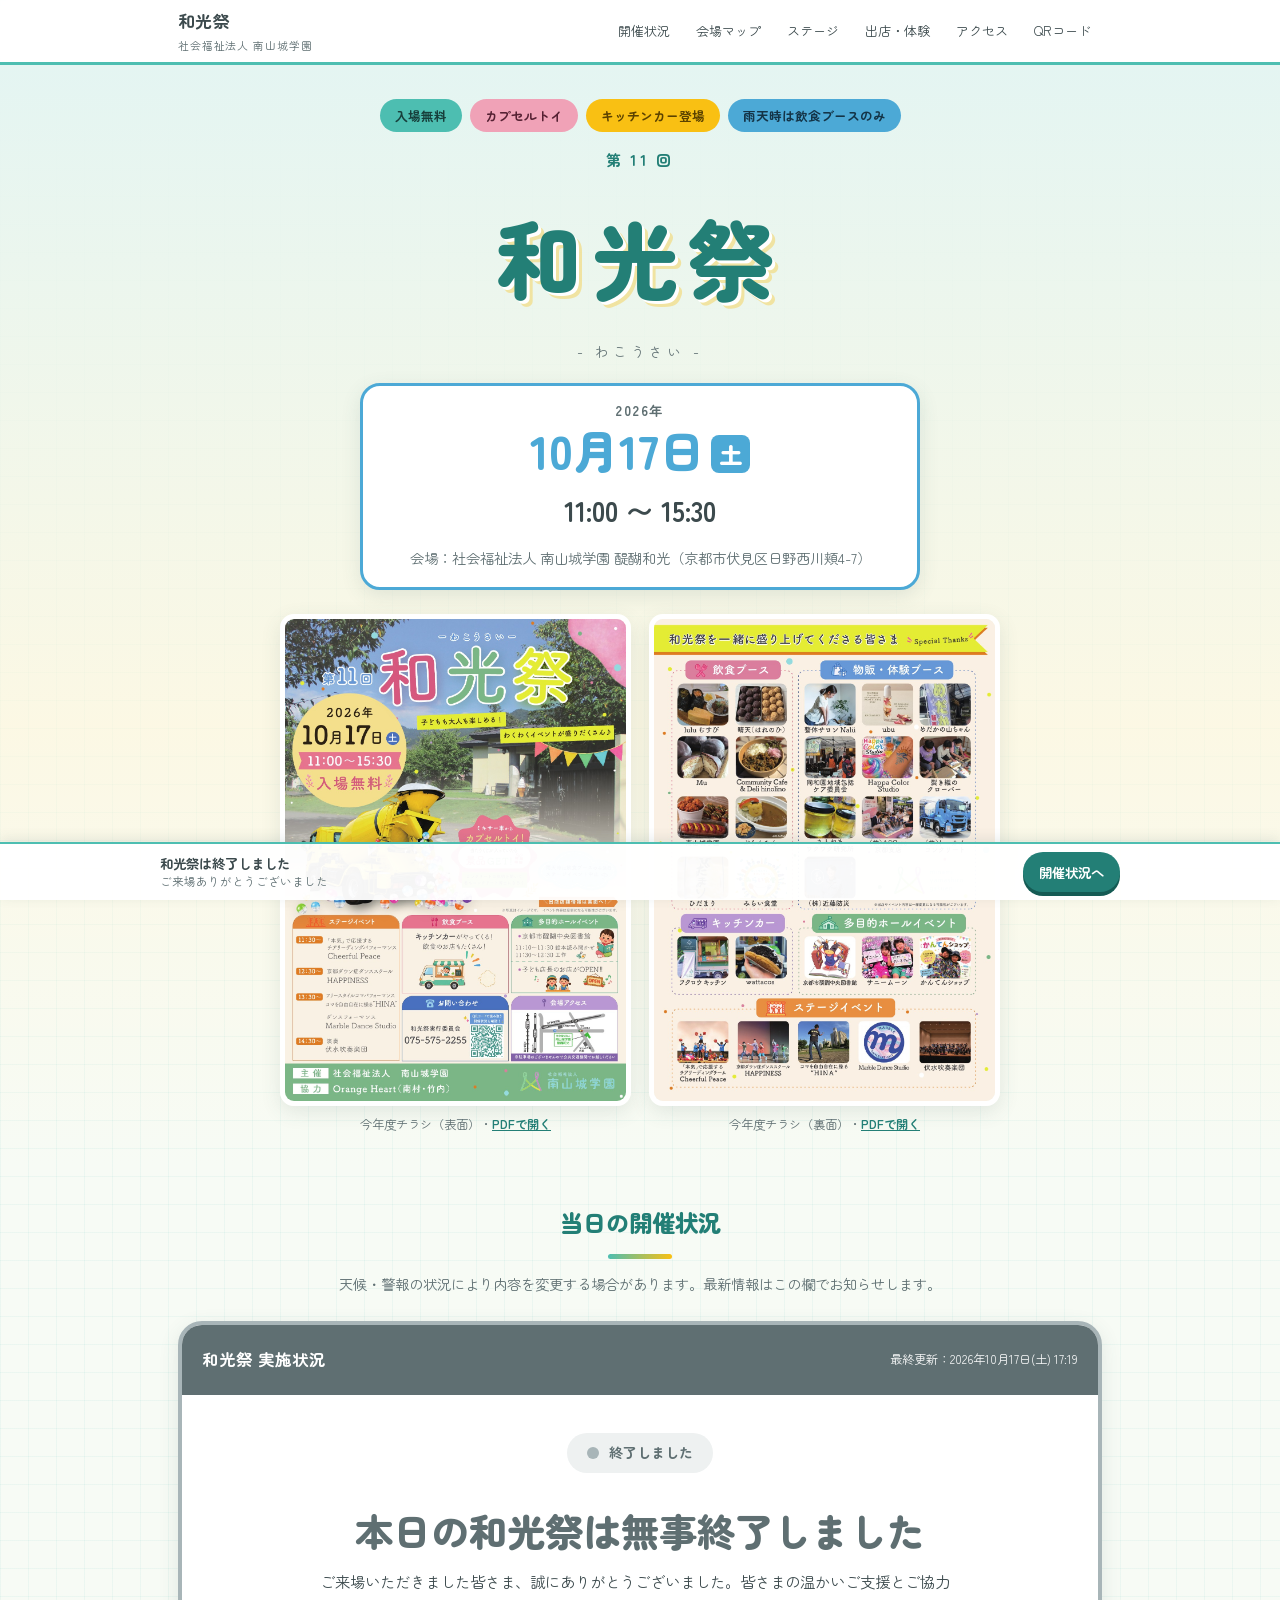
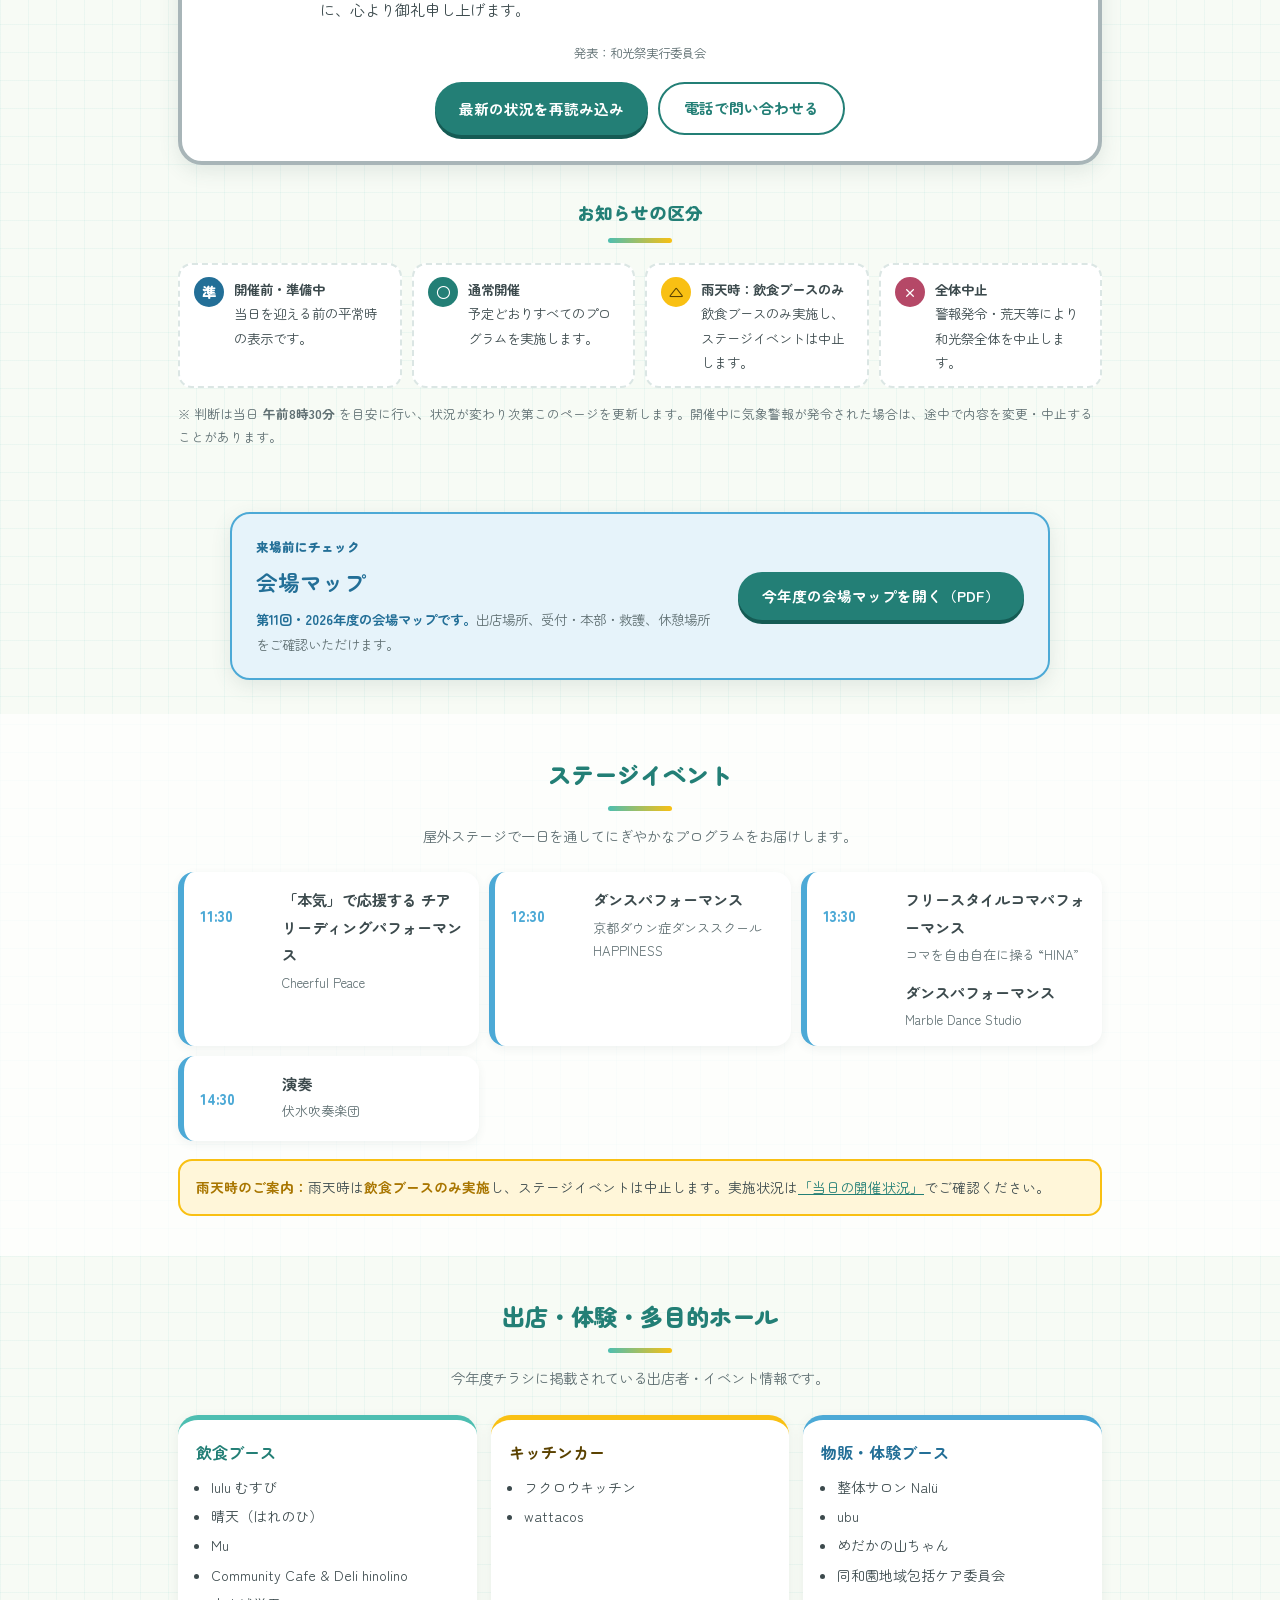
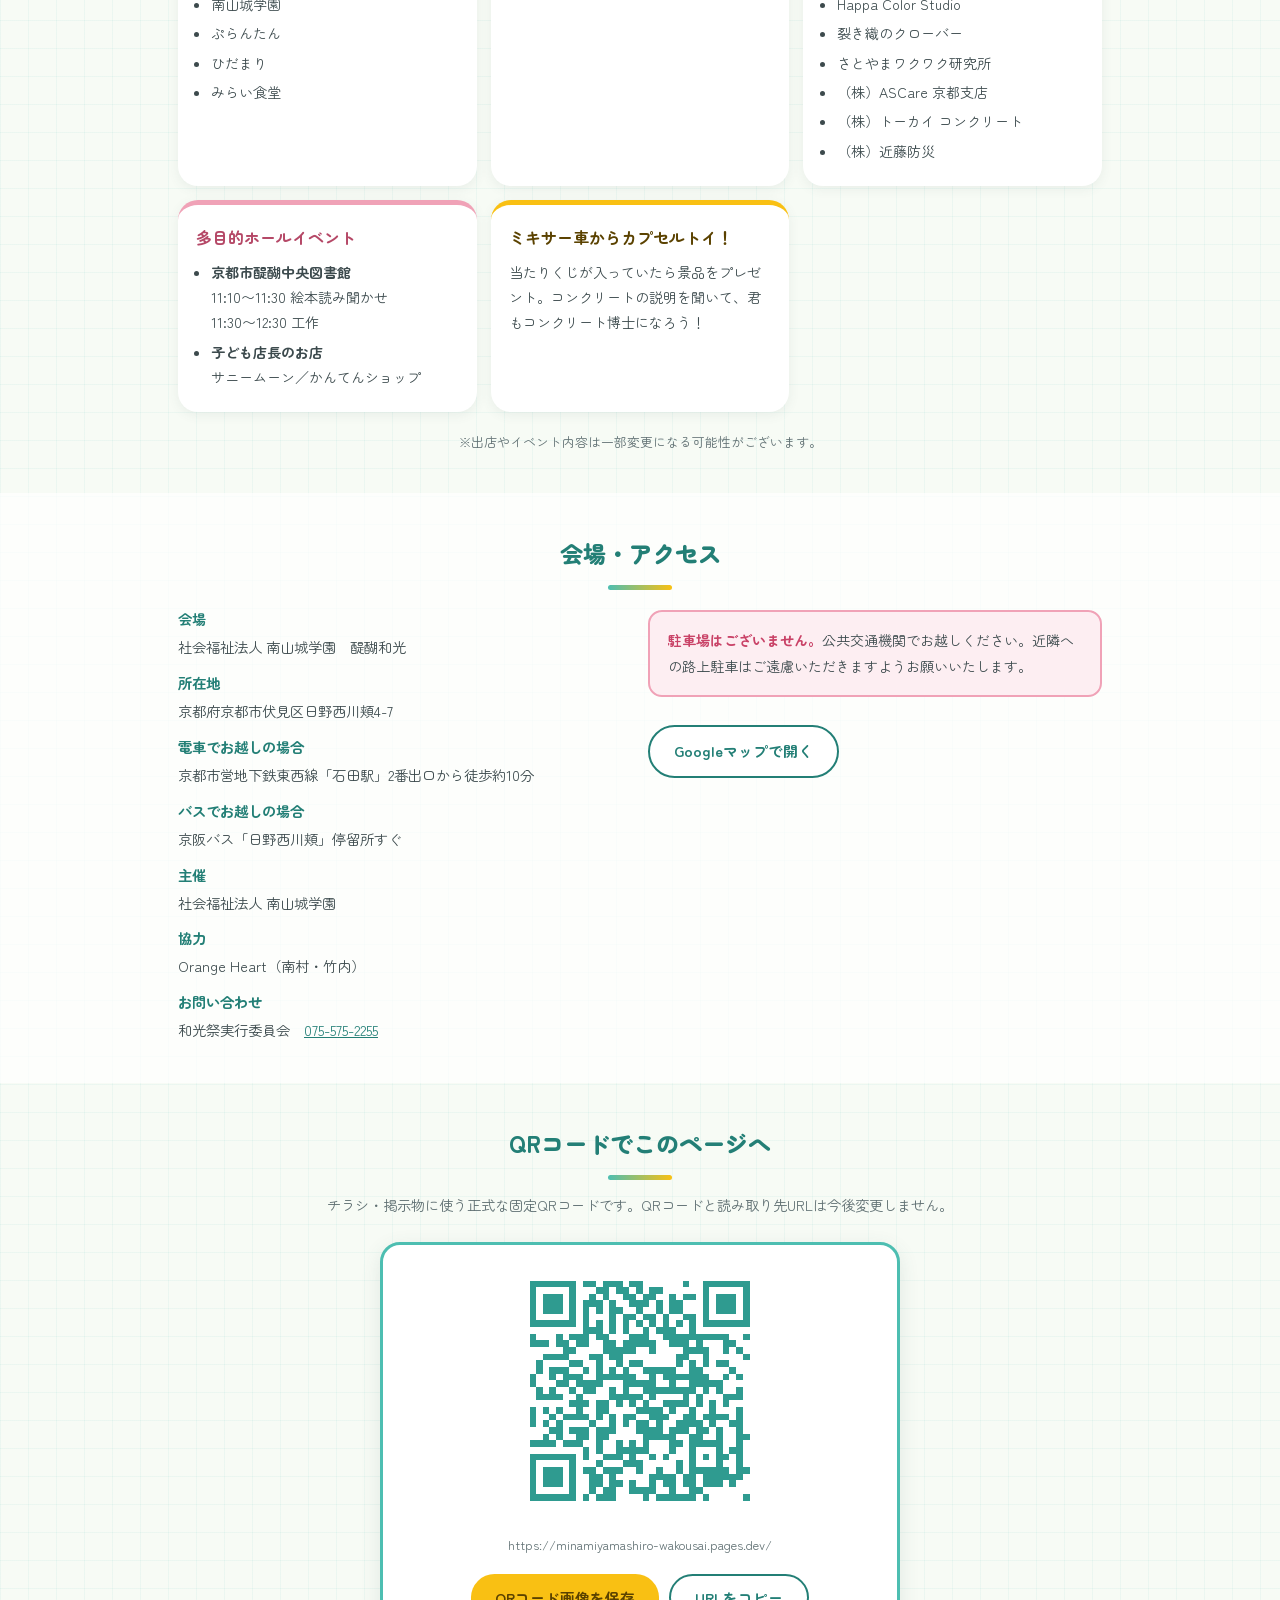
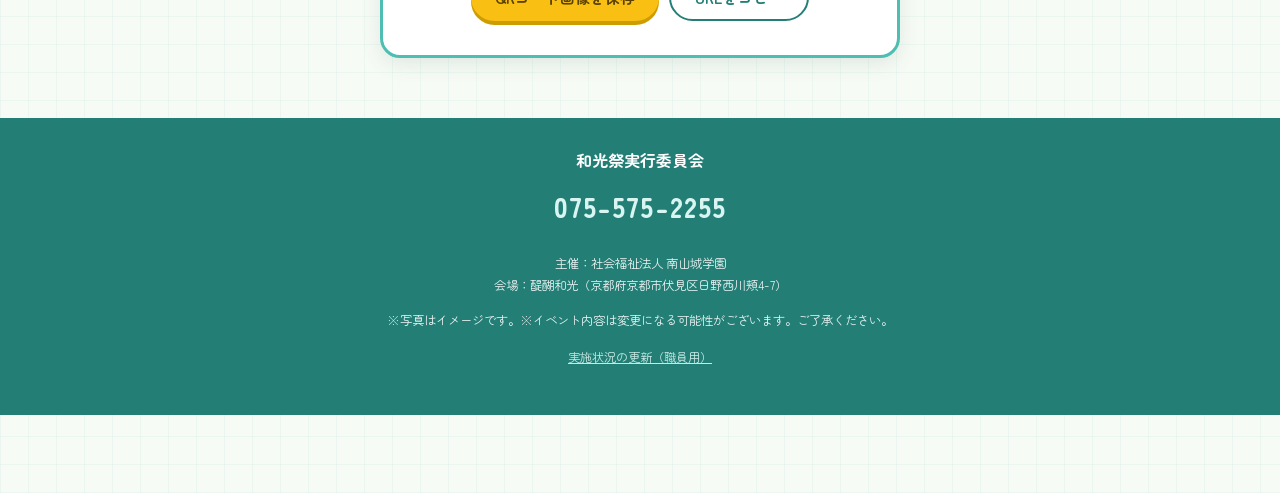
<file: index.html>
<!DOCTYPE html>
<html lang="ja">
<head>
<meta charset="UTF-8">
<meta name="viewport" content="width=device-width, initial-scale=1">
<title>第11回 和光祭（わこうさい）｜社会福祉法人 南山城学園</title>
<meta name="description" content="社会福祉法人 南山城学園「第11回 和光祭」公式ページ。2026年10月17日（土）11:00〜15:30開催。開催当日の実施状況も随時お知らせします。">
<meta property="og:title" content="第11回 和光祭｜社会福祉法人 南山城学園">
<meta property="og:description" content="2026年10月17日（土）11:00〜15:30開催。当日の開催状況も随時お知らせします。">
<meta property="og:type" content="website">
<link rel="preconnect" href="https://fonts.googleapis.com">
<link rel="preconnect" href="https://fonts.gstatic.com" crossorigin>
<link href="https://fonts.googleapis.com/css2?family=Zen+Maru+Gothic:wght@400;700;900&display=swap" rel="stylesheet">
<link rel="stylesheet" href="css/style.css">
</head>
<body class="has-sticky">

<a class="skip-link" href="#status-section">開催状況の案内へ移動</a>

<header class="site-header" id="site-header">
  <div class="container header-inner">
    <p class="site-title">
      和光祭 <small>社会福祉法人 南山城学園</small>
    </p>
    <nav class="header-nav" id="header-nav" aria-label="ページ内リンク">
      <ul>
        <li><a href="#status-section">開催状況</a></li>
        <li><a href="#map-section">会場マップ</a></li>
        <li><a href="#stage-section">ステージ</a></li>
        <li><a href="#booth-section">出店・体験</a></li>
        <li><a href="#access-section">アクセス</a></li>
        <li><a href="#qr-section">QRコード</a></li>
      </ul>
    </nav>
  </div>
</header>

<main>

  <!-- ===== ヒーロー ===== -->
  <section class="hero" id="hero-section">
    <div class="container">
      <div class="hero-badges">
        <span class="badge">入場無料</span>
        <span class="badge badge-pink">カプセルトイ</span>
        <span class="badge badge-yellow">キッチンカー登場</span>
        <span class="badge badge-blue">雨天時は飲食ブースのみ</span>
      </div>
      <p class="hero-lead">第 11 回</p>
      <h1 class="hero-title">和光祭</h1>
      <p class="hero-title-en">- わこうさい -</p>

      <div class="hero-datebox">
        <p class="hero-date">
          <span class="year">2026年</span>
          10月17日<span class="dow">土</span>
        </p>
        <p class="hero-time">11:00 〜 15:30</p>
        <p class="hero-place">会場：社会福祉法人 南山城学園 醍醐和光（京都市伏見区日野西川頬4-7）</p>
      </div>

      <div class="flyer-gallery" aria-label="2026年 第11回和光祭チラシ">
        <figure class="hero-flyer">
          <a class="flyer-preview" href="assets/flyer/wakousai-flyer-front.pdf" target="_blank" rel="noopener">
            <img src="images/wakousai-flyer.jpg" width="1191" height="1684" decoding="async" alt="2026年10月17日開催、第11回和光祭の今年度チラシ表面">
          </a>
          <figcaption>今年度チラシ（表面）・<a href="assets/flyer/wakousai-flyer-front.pdf" target="_blank" rel="noopener">PDFで開く</a></figcaption>
        </figure>
        <figure class="hero-flyer">
          <a class="flyer-preview" href="assets/flyer/wakousai-flyer-back.pdf" target="_blank" rel="noopener">
            <img src="images/wakousai-flyer-back.jpg" width="1191" height="1684" loading="lazy" decoding="async" alt="第11回和光祭の今年度チラシ裏面。出店者と出演者の一覧">
          </a>
          <figcaption>今年度チラシ（裏面）・<a href="assets/flyer/wakousai-flyer-back.pdf" target="_blank" rel="noopener">PDFで開く</a></figcaption>
        </figure>
      </div>
    </div>
  </section>

  <!-- ===== 開催状況（メイン機能） ===== -->
  <section class="status-section" id="status-section">
    <div class="container">
      <h2 class="section-title">当日の開催状況</h2>
      <p class="section-lead">天候・警報の状況により内容を変更する場合があります。最新情報はこの欄でお知らせします。</p>

      <article class="status-card is-before" id="status-card" aria-live="polite" aria-atomic="true">
        <div class="status-card-head">
          <h2 id="status-card-title">和光祭 実施状況</h2>
          <p class="status-updated" id="status-updated">読み込み中…</p>
        </div>
        <div class="status-card-body">
          <p class="status-signal" id="status-signal">
            <span class="dot" aria-hidden="true"></span>
            <span id="status-label">情報を取得しています</span>
          </p>
          <h3 class="status-headline" id="status-headline">読み込み中です</h3>
          <div class="status-detail" id="status-detail">
            <p>最新の開催状況を取得しています。しばらくお待ちください。</p>
          </div>
          <p class="status-meta" id="status-meta"></p>
          <div class="status-actions">
            <button type="button" class="btn" id="reload-status-btn">最新の状況を再読み込み</button>
            <a class="btn btn-outline" href="tel:0755752255">電話で問い合わせる</a>
          </div>
        </div>
      </article>

      <h3 class="section-title" style="font-size:1.1rem;margin-top:32px;">お知らせの区分</h3>
      <ul class="status-legend">
        <li>
          <span class="legend-mark m-before" aria-hidden="true">準</span>
          <span><span class="legend-title">開催前・準備中</span>当日を迎える前の平常時の表示です。</span>
        </li>
        <li>
          <span class="legend-mark m-open" aria-hidden="true">○</span>
          <span><span class="legend-title">通常開催</span>予定どおりすべてのプログラムを実施します。</span>
        </li>
        <li>
          <span class="legend-mark m-stage" aria-hidden="true">△</span>
          <span><span class="legend-title">雨天時：飲食ブースのみ</span>飲食ブースのみ実施し、ステージイベントは中止します。</span>
        </li>
        <li>
          <span class="legend-mark m-cancel" aria-hidden="true">×</span>
          <span><span class="legend-title">全体中止</span>警報発令・荒天等により和光祭全体を中止します。</span>
        </li>
      </ul>
      <p class="status-note">※ 判断は当日 <strong>午前8時30分</strong> を目安に行い、状況が変わり次第このページを更新します。開催中に気象警報が発令された場合は、途中で内容を変更・中止することがあります。</p>
    </div>
  </section>

  <!-- ===== 会場マップ ===== -->
  <section class="section venue-map-section" id="map-section" aria-labelledby="venue-map-title">
    <div class="container">
      <div class="venue-map-card">
        <div class="venue-map-copy">
          <p class="venue-map-kicker">来場前にチェック</p>
          <h2 id="venue-map-title">会場マップ</h2>
          <p id="venue-map-note"><strong>第11回・2026年度の会場マップです。</strong>出店場所、受付・本部・救護、休憩場所をご確認いただけます。</p>
        </div>
        <a class="btn" href="assets/maps/wakousai-venue-map.pdf?v=20261001" target="_blank" rel="noopener" aria-describedby="venue-map-note">今年度の会場マップを開く（PDF）</a>
      </div>
    </div>
  </section>

  <!-- ===== ステージ ===== -->
  <section class="section section-alt" id="stage-section">
    <div class="container">
      <h2 class="section-title">ステージイベント</h2>
      <p class="section-lead">屋外ステージで一日を通してにぎやかなプログラムをお届けします。</p>

      <div class="timetable">
        <div class="tt-item">
          <p class="tt-time"><time datetime="2026-10-17T11:30">11:30</time></p>
          <div class="tt-body">
            <h3>「本気」で応援する チアリーディングパフォーマンス</h3>
            <p>Cheerful Peace</p>
          </div>
        </div>
        <div class="tt-item">
          <p class="tt-time"><time datetime="2026-10-17T12:30">12:30</time></p>
          <div class="tt-body">
            <h3>ダンスパフォーマンス</h3>
            <p>京都ダウン症ダンススクール HAPPINESS</p>
          </div>
        </div>
        <div class="tt-item">
          <p class="tt-time"><time datetime="2026-10-17T13:30">13:30</time></p>
          <div class="tt-body">
            <h3>フリースタイルコマパフォーマンス</h3>
            <p>コマを自由自在に操る “HINA”</p>
            <h3 class="tt-next-act">ダンスパフォーマンス</h3>
            <p>Marble Dance Studio</p>
          </div>
        </div>
        <div class="tt-item">
          <p class="tt-time"><time datetime="2026-10-17T14:30">14:30</time></p>
          <div class="tt-body">
            <h3>演奏</h3>
            <p>伏水吹奏楽団</p>
          </div>
        </div>
      </div>

      <p class="stage-caution">
        <strong>雨天時のご案内：</strong>雨天時は<strong>飲食ブースのみ実施</strong>し、ステージイベントは中止します。実施状況は<a href="#status-section">「当日の開催状況」</a>でご確認ください。
      </p>
    </div>
  </section>

  <!-- ===== 出店・体験 ===== -->
  <section class="section" id="booth-section">
    <div class="container">
      <h2 class="section-title">出店・体験・多目的ホール</h2>
      <p class="section-lead">今年度チラシに掲載されている出店者・イベント情報です。</p>

      <div class="card-grid">
        <div class="info-card">
          <h3>飲食ブース</h3>
          <ul>
            <li>lulu むすび</li>
            <li>晴天（はれのひ）</li>
            <li>Mu</li>
            <li>Community Cafe &amp; Deli hinolino</li>
            <li>南山城学園</li>
            <li>ぷらんたん</li>
            <li>ひだまり</li>
            <li>みらい食堂</li>
          </ul>
        </div>

        <div class="info-card c-yellow">
          <h3>キッチンカー</h3>
          <ul>
            <li>フクロウキッチン</li>
            <li>wattacos</li>
          </ul>
        </div>

        <div class="info-card c-blue">
          <h3>物販・体験ブース</h3>
          <ul>
            <li>整体サロン Nalü</li>
            <li>ubu</li>
            <li>めだかの山ちゃん</li>
            <li>同和園地域包括ケア委員会</li>
            <li>Happa Color Studio</li>
            <li>裂き織のクローバー</li>
            <li>さとやまワクワク研究所</li>
            <li>（株）ASCare 京都支店</li>
            <li>（株）トーカイ コンクリート</li>
            <li>（株）近藤防災</li>
          </ul>
        </div>

        <div class="info-card c-pink">
          <h3>多目的ホールイベント</h3>
          <ul>
            <li><strong>京都市醍醐中央図書館</strong><br><time datetime="2026-10-17T11:10">11:10</time>〜<time datetime="2026-10-17T11:30">11:30</time> 絵本読み聞かせ<br><time datetime="2026-10-17T11:30">11:30</time>〜<time datetime="2026-10-17T12:30">12:30</time> 工作</li>
            <li><strong>子ども店長のお店</strong><br>サニームーン／かんてんショップ</li>
          </ul>
        </div>

        <div class="info-card c-yellow">
          <h3>ミキサー車からカプセルトイ！</h3>
          <p>当たりくじが入っていたら景品をプレゼント。コンクリートの説明を聞いて、君もコンクリート博士になろう！</p>
        </div>
      </div>
      <p class="content-note">※出店やイベント内容は一部変更になる可能性がございます。</p>
    </div>
  </section>

  <!-- ===== アクセス ===== -->
  <section class="section section-alt" id="access-section">
    <div class="container">
      <h2 class="section-title">会場・アクセス</h2>
      <div class="access-box">
        <div>
          <dl class="dl-plain">
            <dt>会場</dt>
            <dd>社会福祉法人 南山城学園　醍醐和光</dd>
            <dt>所在地</dt>
            <dd>京都府京都市伏見区日野西川頬4-7</dd>
            <dt>電車でお越しの場合</dt>
            <dd>京都市営地下鉄東西線「石田駅」2番出口から徒歩約10分</dd>
            <dt>バスでお越しの場合</dt>
            <dd>京阪バス「日野西川頬」停留所すぐ</dd>
            <dt>主催</dt>
            <dd>社会福祉法人 南山城学園</dd>
            <dt>協力</dt>
            <dd>Orange Heart（南村・竹内）</dd>
            <dt>お問い合わせ</dt>
            <dd>和光祭実行委員会　<a href="tel:0755752255">075-575-2255</a></dd>
          </dl>
        </div>
        <div class="access-guides">
          <p class="access-note">
            <strong>駐車場はございません。</strong>公共交通機関でお越しください。近隣への路上駐車はご遠慮いただきますようお願いいたします。
          </p>
          <p class="access-actions">
            <a class="btn btn-outline" href="https://www.google.com/maps/search/?api=1&amp;query=京都府京都市伏見区日野西川頬4-7" target="_blank" rel="noopener">Googleマップで開く</a>
          </p>
        </div>
      </div>
    </div>
  </section>

  <!-- ===== QRコード ===== -->
  <section class="qr-section" id="qr-section">
    <div class="container">
      <h2 class="section-title">QRコードでこのページへ</h2>
      <p class="section-lead">チラシ・掲示物に使う正式な固定QRコードです。QRコードと読み取り先URLは今後変更しません。</p>
      <div class="qr-card">
        <div id="qr-canvas-wrap">
          <img src="images/minamiyamashiro-wakousai-qr.png" width="220" height="220" alt="和光祭の正式公開URLを示す固定QRコード">
        </div>
        <p class="qr-url" id="qr-url"></p>
        <div class="status-actions">
          <button type="button" class="btn btn-yellow" id="qr-download-btn">QRコード画像を保存</button>
          <button type="button" class="btn btn-outline" id="qr-copy-btn">URLをコピー</button>
        </div>
        <p class="form-hint" id="qr-message" style="margin-top:10px;"></p>
      </div>
    </div>
  </section>

</main>

<footer class="site-footer">
  <div class="container">
    <p style="margin:0;font-weight:700;">和光祭実行委員会</p>
    <a class="footer-tel" href="tel:0755752255">075-575-2255</a>
    <p class="footer-small">主催：社会福祉法人 南山城学園<br>会場：醍醐和光（京都府京都市伏見区日野西川頬4-7）</p>
    <p class="footer-small">※写真はイメージです。※イベント内容は変更になる可能性がございます。ご了承ください。</p>
    <p class="footer-small" style="margin-top:14px;"><a href="admin.html">実施状況の更新（職員用）</a></p>
  </div>
</footer>

<!-- 追従バナー -->
<div class="sticky-cta" id="sticky-cta">
  <div class="sticky-cta-inner">
    <p class="sticky-cta-text" id="sticky-cta-text">
      開催状況を確認する
      <span id="sticky-cta-sub">最新情報をチェック</span>
    </p>
    <a class="btn" href="#status-section">開催状況へ</a>
  </div>
</div>

<script src="js/config.js"></script>
<script src="js/status-source.js"></script>
<script src="js/status.js"></script>
<script src="js/qr.js"></script>
</body>
</html>
</file>
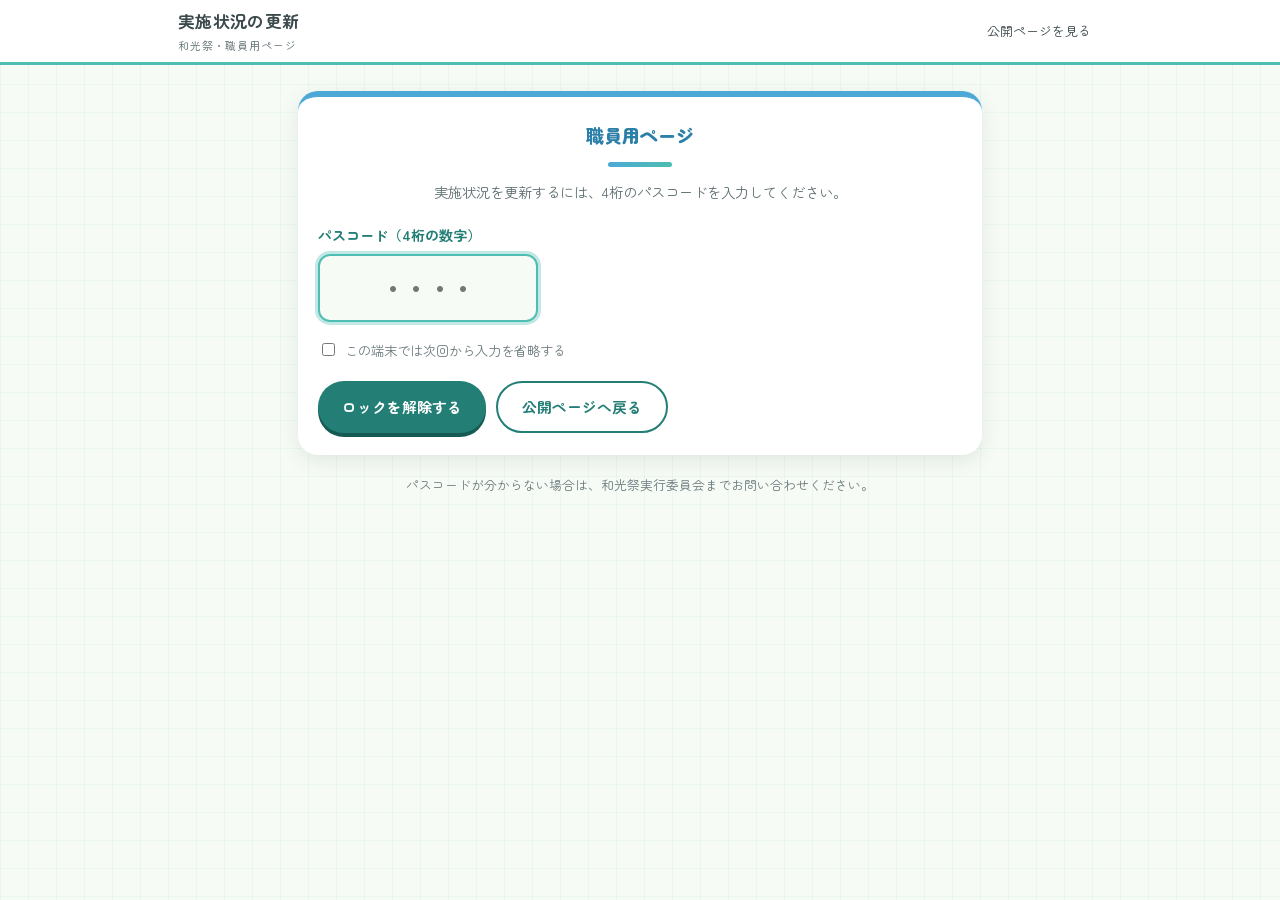
<file: admin.html>
<!DOCTYPE html>
<html lang="ja">
<head>
<meta charset="UTF-8">
<meta name="viewport" content="width=device-width, initial-scale=1">
<title>実施状況の更新（職員用）｜和光祭</title>
<meta name="robots" content="noindex, nofollow">
<link rel="preconnect" href="https://fonts.googleapis.com">
<link rel="preconnect" href="https://fonts.gstatic.com" crossorigin>
<link href="https://fonts.googleapis.com/css2?family=Zen+Maru+Gothic:wght@400;700;900&display=swap" rel="stylesheet">
<link rel="stylesheet" href="css/style.css">
</head>
<body>

<header class="site-header">
  <div class="container header-inner">
    <p class="site-title">実施状況の更新 <small>和光祭・職員用ページ</small></p>
    <nav class="header-nav" aria-label="ナビゲーション">
      <ul><li><a href="index.html">公開ページを見る</a></li></ul>
    </nav>
  </div>
</header>

<!-- ===== パスコード入力（未認証時に表示） ===== -->
<div class="admin-wrap" id="lock-screen">
  <section class="admin-card" id="lock-section">
    <h2 class="section-title" style="font-size:1.15rem;">職員用ページ</h2>
    <p class="section-lead" style="margin-bottom:18px;">実施状況を更新するには、4桁のパスコードを入力してください。</p>

    <form id="lock-form" novalidate>
      <div class="form-row">
        <label for="passcode-input">パスコード（4桁の数字）</label>
        <input type="password" id="passcode-input" name="passcode"
               inputmode="numeric" autocomplete="off" maxlength="4"
               pattern="[0-9]*" placeholder="••••"
               class="passcode-field" required>
      </div>
      <div class="form-row" style="margin-bottom:8px;">
        <label style="font-weight:400;font-size:.84rem;color:#6b7a7d;">
          <input type="checkbox" id="remember-check" style="width:auto;margin-right:6px;">
          この端末では次回から入力を省略する
        </label>
      </div>
      <div class="status-actions" style="justify-content:flex-start;">
        <button type="submit" class="btn" id="unlock-btn">ロックを解除する</button>
        <a class="btn btn-outline" href="index.html">公開ページへ戻る</a>
      </div>
      <p class="admin-message" id="lock-message" role="status"></p>
    </form>
  </section>

  <p style="text-align:center;font-size:.8rem;color:#6b7a7d;">
    パスコードが分からない場合は、和光祭実行委員会までお問い合わせください。
  </p>
</div>

<main class="admin-wrap" id="admin-main" hidden>

  <section class="admin-card" id="current-section">
    <h2 class="section-title" style="font-size:1.15rem;">いま公開されている内容</h2>
    <article class="status-card is-before" id="status-card" style="box-shadow:none;">
      <div class="status-card-head">
        <h3 id="status-card-title" style="margin:0;font-size:.95rem;">現在の表示</h3>
        <p class="status-updated" id="status-updated">読み込み中…</p>
      </div>
      <div class="status-card-body" style="padding:18px 16px;">
        <p class="status-signal" id="status-signal">
          <span class="dot" aria-hidden="true"></span>
          <span id="status-label">取得中</span>
        </p>
        <h4 class="status-headline" id="status-headline" style="font-size:1.3rem;">読み込み中です</h4>
        <div class="status-detail" id="status-detail"></div>
        <p class="status-meta" id="status-meta"></p>
      </div>
    </article>
    <div class="status-actions">
      <button type="button" class="btn btn-outline" id="reload-status-btn">再読み込み</button>
    </div>
  </section>

  <!-- GitHub運用（status.txt）時に表示される案内 -->
  <section class="admin-card" id="file-section" hidden>
    <h2 class="section-title" style="font-size:1.15rem;">実施状況を更新する</h2>
    <p class="section-lead" style="margin-bottom:18px;">
      このサイトは <strong>status.txt</strong> というファイルから実施状況を読み取っています。<br>
      下のボタンからGitHubを開き、<strong>「区分:」と「更新日時:」の右側を書き換える</strong>と公開ページに反映されます。
    </p>

    <div class="status-actions" style="justify-content:flex-start;margin-bottom:12px;">
      <a class="btn" id="open-github-btn" href="https://github.com/" target="_blank" rel="noopener">GitHubで status.txt を編集する</a>
      <button type="button" class="btn btn-outline" id="file-reload-btn">反映を確認する</button>
    </div>

    <p class="access-note" id="github-url-hint" style="margin-bottom:18px;font-size:.84rem;" hidden>
      <strong>ワンタップで開けるようにするには：</strong>
      <code>js/config.js</code> の <code>GITHUB_EDIT_URL</code> に、ご自身のリポジトリのURLを
      1行書き入れてください（形式：<code>https://github.com/ユーザー名/リポジトリ名/edit/main/status.txt</code>）。
      未設定でもサイトは正常に動きます。
    </p>

    <h3 style="font-size:.95rem;color:var(--green-dark);margin:0 0 8px;">「区分:」に書く言葉</h3>
    <ul class="sheet-word-list">
      <li><code>通常開催</code><span>予定どおりすべて実施</span></li>
      <li><code>ステージ中止</code><span>雨天時は飲食ブースのみ開催</span></li>
      <li><code>全体中止</code><span>警報発令などですべて中止</span></li>
      <li><code>開催前</code><span>当日を迎える前の表示</span></li>
      <li><code>終了</code><span>閉幕後の表示</span></li>
    </ul>

    <h3 style="font-size:.95rem;color:var(--green-dark);margin:18px 0 8px;">GitHubでの操作手順</h3>
    <ol class="step-list">
      <li>上のボタンを押してGitHubを開く（ログインが必要です）</li>
      <li><code>区分: 開催前</code> の「開催前」を書き換える</li>
      <li><code>更新日時:</code> に現在の日時を入力する（例：<code>2026/10/17 8:30</code>）</li>
      <li>右上の緑のボタン <strong>Commit changes</strong> を押す</li>
      <li>もう一度 <strong>Commit changes</strong> を押して確定</li>
      <li>1〜2分待ってから「反映を確認する」を押す</li>
    </ol>
    <p class="form-hint">
      見出しと本文を空欄にしておけば、区分に合った文章が自動で表示されます。<br>
      <code>#</code> で始まる行はメモ扱いです。消さずに残してください。
    </p>
  </section>

  <!-- スプレッドシート運用時に表示される案内 -->
  <section class="admin-card" id="sheet-section" hidden>
    <h2 class="section-title" style="font-size:1.15rem;">実施状況を更新する</h2>
    <p class="section-lead" style="margin-bottom:18px;">
      このサイトは<strong>Googleスプレッドシート</strong>から実施状況を読み取っています。<br>
      下のボタンからシートを開き、<strong>「区分」のセルを書き換える</strong>と公開ページに反映されます。
    </p>

    <div class="status-actions" style="justify-content:flex-start;margin-bottom:18px;">
      <a class="btn" id="open-sheet-btn" href="#" target="_blank" rel="noopener">スプレッドシートを開いて更新する</a>
      <button type="button" class="btn btn-outline" id="sheet-reload-btn">反映を確認する</button>
    </div>

    <h3 style="font-size:.95rem;color:#2f9b90;margin:0 0 8px;">「区分」に書く言葉</h3>
    <ul class="sheet-word-list">
      <li><code>通常開催</code><span>予定どおりすべて実施</span></li>
      <li><code>ステージ中止</code><span>雨天時は飲食ブースのみ開催</span></li>
      <li><code>全体中止</code><span>警報発令などですべて中止</span></li>
      <li><code>開催前</code><span>当日を迎える前の表示</span></li>
      <li><code>終了</code><span>閉幕後の表示</span></li>
    </ul>
    <p class="form-hint">見出しと本文を空欄にしておけば、区分に合った文章が自動で表示されます。</p>
  </section>

  <section class="admin-card" id="update-section">
    <h2 class="section-title" style="font-size:1.15rem;">実施状況を更新する</h2>
    <p class="section-lead" style="margin-bottom:18px;">下のボタンで定型文を呼び出し、必要に応じて文章を直してから「この内容で公開する」を押してください。</p>

    <div class="form-row">
      <label for="preset-area">かんたん入力（定型文）</label>
      <div class="preset-buttons" id="preset-area">
        <button type="button" data-preset="open">○ 通常開催</button>
        <button type="button" data-preset="stage_cancel">△ 雨天・飲食のみ</button>
        <button type="button" data-preset="cancel">× 警報で全体中止</button>
        <button type="button" data-preset="before">準 開催前・準備中</button>
        <button type="button" data-preset="ended">終 終了しました</button>
      </div>
    </div>

    <form id="status-form" novalidate>
      <div class="form-row">
        <label for="status-code-select">実施状況の区分 <span aria-hidden="true">＊</span></label>
        <select id="status-code-select" name="status_code" required>
          <option value="before">開催前・準備中</option>
          <option value="open">通常開催</option>
          <option value="stage_cancel">雨天時（飲食ブースのみ開催）</option>
          <option value="cancel">全体中止（警報発令など）</option>
          <option value="ended">終了しました</option>
        </select>
      </div>

      <div class="form-row">
        <label for="headline-input">見出し（大きく表示されます） <span aria-hidden="true">＊</span></label>
        <input type="text" id="headline-input" name="headline" maxlength="60" required
               placeholder="例：雨天のため飲食ブースのみ開催します">
        <p class="form-hint">30文字程度までが読みやすいです。</p>
      </div>

      <div class="form-row">
        <label for="detail-input">来場者へのご案内本文</label>
        <textarea id="detail-input" name="detail" maxlength="800"
                  placeholder="例：雨天のため飲食ブースのみ実施し、ステージイベントは中止いたします。"></textarea>
        <p class="form-hint">改行するとそのまま段落として表示されます。</p>
      </div>

      <div class="form-row">
        <label for="updated-by-input">更新担当者・発表者名</label>
        <input type="text" id="updated-by-input" name="updated_by" maxlength="40"
               value="和光祭実行委員会" placeholder="例：和光祭実行委員会">
      </div>

      <div class="status-actions" style="justify-content:flex-start;">
        <button type="submit" class="btn" id="submit-btn">この内容で公開する</button>
        <button type="reset" class="btn btn-outline" id="reset-btn">入力をクリア</button>
      </div>

      <p class="admin-message" id="admin-message" role="status"></p>
    </form>
  </section>

  <section class="admin-card" id="history-section">
    <h2 class="section-title" style="font-size:1.15rem;">更新履歴</h2>
    <ul class="history-list" id="history-list">
      <li>読み込み中…</li>
    </ul>
  </section>

  <div class="status-actions" style="margin-bottom:14px;">
    <button type="button" class="btn btn-outline" id="lock-again-btn">ロックする（ログアウト）</button>
  </div>

  <p style="text-align:center;font-size:.8rem;color:#6b7a7d;">
    このページは職員用の簡易更新画面です。パスコードとURLの取り扱いにご注意ください。
  </p>

</main>

<script src="js/config.js"></script>
<script src="js/status-source.js"></script>
<script src="js/auth.js"></script>
<script src="js/admin.js"></script>
</body>
</html>
</file>
<file: css/style.css>
@charset "UTF-8";

/* ===============================
   南山城学園 和光祭 LP
   イメージカラー
   green  : #4DBEB1
   yellow : #F9C013
   blue   : #4CA9D6
   pink   : #F0A2B7
   =============================== */

:root {
  --green: #4dbeb1;
  --green-dark: #237f76;
  --green-pale: #e4f5f2;
  --yellow: #f9c013;
  --yellow-pale: #fff6d9;
  --blue: #4ca9d6;
  --blue-pale: #e6f3fa;
  --pink: #f0a2b7;
  --pink-pale: #fdeef2;
  --ink: #3c4a4d;
  --blue-dark: #236f97;
  --pink-dark: #b54867;
  --yellow-ink: #5b4200;
  --ink-soft: #5f6f72;
  --paper: #f7fbf5;
  --white: #ffffff;
  --radius: 20px;
  --shadow: 0 6px 20px rgba(60, 90, 90, 0.12);
}

* { box-sizing: border-box; }

html {
  scroll-behavior: smooth;
  scroll-padding-top: 76px;
}

body {
  margin: 0;
  font-family: "Zen Maru Gothic", "Hiragino Maru Gothic ProN", "Yu Gothic", sans-serif;
  color: var(--ink);
  background-color: var(--paper);
  background-image:
    linear-gradient(rgba(77, 190, 177, 0.07) 1px, transparent 1px),
    linear-gradient(90deg, rgba(77, 190, 177, 0.07) 1px, transparent 1px);
  background-size: 28px 28px;
  line-height: 1.8;
  font-size: 16px;
  -webkit-text-size-adjust: 100%;
}

img { max-width: 100%; height: auto; display: block; }

a { color: var(--green-dark); }

a:focus-visible,
button:focus-visible {
  outline: 3px solid #765500;
  outline-offset: 3px;
}

.container {
  width: 100%;
  max-width: 960px;
  margin: 0 auto;
  padding: 0 18px;
}

/* ---------- ヘッダー ---------- */
.site-header {
  position: sticky;
  top: 0;
  z-index: 50;
  background: rgba(255, 255, 255, 0.94);
  backdrop-filter: blur(6px);
  border-bottom: 3px solid var(--green);
}

.header-inner {
  display: flex;
  align-items: center;
  justify-content: space-between;
  gap: 12px;
  min-height: 62px;
}

.site-title {
  margin: 0;
  font-size: 1.05rem;
  font-weight: 700;
  letter-spacing: .02em;
}

.site-title small {
  display: block;
  font-size: .68rem;
  font-weight: 400;
  color: var(--ink-soft);
  letter-spacing: .08em;
}

.header-nav ul {
  display: flex;
  gap: 4px;
  margin: 0;
  padding: 0;
  list-style: none;
  flex-wrap: wrap;
}

.header-nav a {
  display: block;
  padding: 6px 11px;
  font-size: .82rem;
  text-decoration: none;
  color: var(--ink);
  border-radius: 999px;
  transition: background-color .2s;
}

.header-nav a:hover,
.header-nav a:focus { background: var(--green-pale); }

/* ---------- ヒーロー ---------- */
.hero {
  position: relative;
  padding: 34px 0 30px;
  background: linear-gradient(180deg, var(--green-pale) 0%, rgba(255, 246, 217, .6) 60%, transparent 100%);
  overflow: hidden;
}

.hero-badges {
  display: flex;
  justify-content: center;
  gap: 8px;
  flex-wrap: wrap;
  margin-bottom: 14px;
}

.badge {
  display: inline-block;
  padding: 5px 15px;
  border-radius: 999px;
  font-size: .8rem;
  font-weight: 700;
  color: #173f3b;
  background: var(--green);
}

.badge.badge-pink { background: var(--pink); color: #552133; }
.badge.badge-yellow { background: var(--yellow); color: var(--yellow-ink); }
.badge.badge-blue { background: var(--blue); color: #143447; }

.hero-lead {
  margin: 0 0 6px;
  text-align: center;
  font-size: .95rem;
  color: var(--green-dark);
  font-weight: 700;
  letter-spacing: .18em;
}

.hero-title {
  margin: 0 0 4px;
  text-align: center;
  font-size: clamp(3rem, 15vw, 5.4rem);
  font-weight: 900;
  letter-spacing: .12em;
  color: var(--green-dark);
  text-shadow: 3px 3px 0 var(--white), 6px 6px 0 rgba(249, 192, 19, .35);
}

.hero-title-en {
  margin: 0 0 20px;
  text-align: center;
  font-size: .85rem;
  letter-spacing: .3em;
  color: var(--ink-soft);
}

.hero-datebox {
  max-width: 560px;
  margin: 0 auto;
  padding: 16px 18px;
  background: var(--white);
  border: 3px solid var(--blue);
  border-radius: var(--radius);
  box-shadow: var(--shadow);
  text-align: center;
}

.hero-date {
  margin: 0;
  font-size: clamp(1.9rem, 8vw, 2.9rem);
  font-weight: 900;
  color: var(--blue);
  line-height: 1.3;
}

.hero-date .year {
  display: block;
  font-size: .85rem;
  letter-spacing: .12em;
  color: var(--ink-soft);
  font-weight: 700;
}

.hero-date .dow {
  font-size: .5em;
  vertical-align: .25em;
  padding: 2px 8px;
  margin-left: 6px;
  border-radius: 8px;
  background: var(--blue);
  color: var(--white);
}

.hero-time {
  margin: 6px 0 0;
  font-size: clamp(1.2rem, 5.5vw, 1.7rem);
  font-weight: 700;
  color: var(--ink);
}

.hero-place {
  margin: 10px 0 0;
  font-size: .9rem;
  color: var(--ink-soft);
}

.flyer-gallery {
  display: grid;
  grid-template-columns: repeat(2, minmax(0, 1fr));
  gap: 18px;
  max-width: 720px;
  margin: 24px auto 0;
  align-items: start;
}

.hero-flyer {
  min-width: 0;
  margin: 0;
}

.flyer-preview {
  display: block;
  border-radius: 14px;
  text-decoration: none;
}

.hero-flyer img {
  width: 100%;
  border-radius: 14px;
  border: 5px solid var(--white);
  box-shadow: var(--shadow);
  transition: transform .2s, box-shadow .2s;
}

.flyer-preview:hover img,
.flyer-preview:focus-visible img {
  transform: translateY(-2px);
  box-shadow: 0 10px 26px rgba(60, 90, 90, .18);
}

.hero-flyer figcaption {
  margin-top: 8px;
  text-align: center;
  font-size: .76rem;
  color: var(--ink-soft);
}

.hero-flyer figcaption a { font-weight: 700; }

/* ---------- 開催状況（メイン機能） ---------- */
.status-section {
  padding: 36px 0 40px;
}

.status-card {
  position: relative;
  border-radius: 24px;
  background: var(--white);
  border: 4px solid var(--green);
  box-shadow: var(--shadow);
  overflow: hidden;
  transition: border-color .3s;
}

.status-card-head {
  display: flex;
  align-items: center;
  justify-content: space-between;
  gap: 10px;
  flex-wrap: wrap;
  padding: 12px 20px;
  background: var(--green-dark);
  color: var(--white);
}

.status-card-head h2 {
  margin: 0;
  font-size: 1.02rem;
  font-weight: 700;
  letter-spacing: .05em;
}

.status-updated {
  font-size: .76rem;
  opacity: .95;
}

.status-card-body {
  padding: 24px 20px 26px;
  text-align: center;
}

.status-signal {
  display: inline-flex;
  align-items: center;
  gap: 10px;
  padding: 7px 20px;
  border-radius: 999px;
  font-size: .88rem;
  font-weight: 700;
  background: var(--green-pale);
  color: var(--green-dark);
}

.status-signal .dot {
  width: 12px;
  height: 12px;
  border-radius: 50%;
  background: var(--green);
  animation: pulse 1.8s infinite;
}

@keyframes pulse {
  0%, 100% { transform: scale(1); opacity: 1; }
  50% { transform: scale(1.35); opacity: .5; }
}

.status-headline {
  margin: 16px 0 10px;
  font-size: clamp(1.5rem, 7vw, 2.4rem);
  font-weight: 900;
  line-height: 1.45;
  color: var(--green-dark);
}

.status-detail {
  margin: 0 auto;
  max-width: 640px;
  font-size: .96rem;
  text-align: left;
  color: var(--ink);
}

.status-detail p { margin: 0 0 .6em; }

.status-meta {
  margin: 18px 0 0;
  font-size: .78rem;
  color: var(--ink-soft);
}

.status-actions {
  display: flex;
  justify-content: center;
  gap: 10px;
  flex-wrap: wrap;
  margin-top: 18px;
}

.btn {
  display: inline-block;
  padding: 11px 24px;
  border: none;
  border-radius: 999px;
  font-family: inherit;
  font-size: .92rem;
  font-weight: 700;
  text-decoration: none;
  cursor: pointer;
  background: var(--green-dark);
  color: var(--white);
  box-shadow: 0 4px 0 #155b54;
  transition: transform .12s, box-shadow .12s;
}

.btn:active { transform: translateY(3px); box-shadow: 0 1px 0 #155b54; }
.btn-outline {
  background: var(--white);
  color: var(--green-dark);
  border: 2px solid var(--green-dark);
  box-shadow: none;
}
.btn-yellow { background: var(--yellow); color: var(--yellow-ink); box-shadow: 0 4px 0 #cf9c00; }
.btn-yellow:active { box-shadow: 0 1px 0 #cf9c00; }

/* 状況テーマ */
.status-card.is-open { border-color: var(--green); }
.status-card.is-open .status-card-head { background: var(--green-dark); }

.status-card.is-before { border-color: var(--blue); }
.status-card.is-before .status-card-head { background: var(--blue-dark); }
.status-card.is-before .status-headline { color: var(--blue-dark); }
.status-card.is-before .status-signal { background: var(--blue-pale); color: var(--blue-dark); }
.status-card.is-before .status-signal .dot { background: var(--blue); }

.status-card.is-stage_cancel { border-color: var(--yellow); }
.status-card.is-stage_cancel .status-card-head { background: var(--yellow); color: var(--yellow-ink); }
.status-card.is-stage_cancel .status-headline { color: var(--yellow-ink); }
.status-card.is-stage_cancel .status-signal { background: var(--yellow-pale); color: #8a6200; }
.status-card.is-stage_cancel .status-signal .dot { background: var(--yellow); }

.status-card.is-cancel { border-color: #e2708c; }
.status-card.is-cancel .status-card-head { background: var(--pink-dark); }
.status-card.is-cancel .status-headline { color: var(--pink-dark); }
.status-card.is-cancel .status-signal { background: var(--pink-pale); color: var(--pink-dark); }
.status-card.is-cancel .status-signal .dot { background: #e2708c; animation: none; }

.status-card.is-ended { border-color: #a8b5b8; }
.status-card.is-ended .status-card-head { background: var(--ink-soft); }
.status-card.is-ended .status-headline { color: var(--ink-soft); }
.status-card.is-ended .status-signal { background: #eef1f1; color: var(--ink-soft); }
.status-card.is-ended .status-signal .dot { background: #a8b5b8; animation: none; }

/* 状況の凡例 */
.status-legend {
  margin: 20px 0 0;
  padding: 0;
  list-style: none;
  display: grid;
  gap: 10px;
  grid-template-columns: repeat(auto-fit, minmax(210px, 1fr));
}

.status-legend li {
  display: flex;
  gap: 10px;
  align-items: flex-start;
  padding: 12px 14px;
  background: var(--white);
  border-radius: 14px;
  border: 2px dashed #dbe6e4;
  font-size: .84rem;
}

.legend-mark {
  flex: 0 0 auto;
  width: 30px;
  height: 30px;
  border-radius: 50%;
  display: grid;
  place-items: center;
  font-size: .9rem;
  font-weight: 900;
  color: var(--white);
}

.legend-mark.m-open { background: var(--green-dark); }
.legend-mark.m-stage { background: var(--yellow); color: var(--yellow-ink); }
.legend-mark.m-cancel { background: var(--pink-dark); }
.legend-mark.m-before { background: var(--blue-dark); }

.legend-title { display: block; font-weight: 700; }

.status-note {
  margin: 14px 0 0;
  font-size: .8rem;
  color: var(--ink-soft);
}

/* ---------- 共通セクション ---------- */
.section { padding: 40px 0; }
.section-alt { background: rgba(255, 255, 255, .72); }

.section-title {
  margin: 0 0 6px;
  text-align: center;
  font-size: 1.45rem;
  font-weight: 900;
  color: var(--green-dark);
}

.section-title::after {
  content: "";
  display: block;
  width: 64px;
  height: 5px;
  margin: 10px auto 0;
  border-radius: 3px;
  background: linear-gradient(90deg, var(--green), var(--yellow));
}

.section-lead {
  margin: 12px 0 24px;
  text-align: center;
  font-size: .9rem;
  color: var(--ink-soft);
}

/* ---------- タイムテーブル ---------- */
.timetable {
  display: grid;
  gap: 10px;
  grid-template-columns: repeat(auto-fit, minmax(260px, 1fr));
}

.tt-item {
  display: flex;
  gap: 12px;
  align-items: flex-start;
  padding: 14px 16px;
  background: var(--white);
  border-radius: 16px;
  border-left: 6px solid var(--blue);
  box-shadow: 0 3px 10px rgba(60, 90, 90, .07);
}

.tt-time {
  flex: 0 0 auto;
  font-weight: 900;
  color: var(--blue);
  font-size: .95rem;
  min-width: 4.6em;
}

.tt-body h3 { margin: 0 0 2px; font-size: .95rem; }
.tt-body h3.tt-next-act { margin-top: 12px; }
.tt-body p { margin: 0; font-size: .82rem; color: var(--ink-soft); }

.tt-item.is-special { border-left-color: var(--pink); }
.tt-item.is-special .tt-time { color: #d2708c; }

.stage-caution {
  margin: 18px 0 0;
  padding: 14px 16px;
  border-radius: 14px;
  background: var(--yellow-pale);
  border: 2px solid var(--yellow);
  font-size: .86rem;
}

.stage-caution strong { color: #a97600; }

/* ---------- カードグリッド ---------- */
.card-grid {
  display: grid;
  gap: 14px;
  grid-template-columns: repeat(auto-fit, minmax(240px, 1fr));
}

.info-card {
  padding: 18px;
  background: var(--white);
  border-radius: var(--radius);
  box-shadow: 0 3px 12px rgba(60, 90, 90, .08);
  border-top: 5px solid var(--green);
}

.info-card.c-pink { border-top-color: var(--pink); }
.info-card.c-blue { border-top-color: var(--blue); }
.info-card.c-yellow { border-top-color: var(--yellow); }

.info-card h3 {
  margin: 0 0 8px;
  font-size: 1rem;
  color: var(--green-dark);
}

.info-card.c-pink h3 { color: var(--pink-dark); }
.info-card.c-blue h3 { color: var(--blue-dark); }
.info-card.c-yellow h3 { color: var(--yellow-ink); }

.info-card ul {
  margin: 0;
  padding-left: 1.1em;
  font-size: .88rem;
}

.info-card ul li { margin-bottom: 4px; }

.info-card p { margin: 0; font-size: .88rem; }

.content-note {
  margin: 18px 0 0;
  text-align: center;
  font-size: .8rem;
  color: var(--ink-soft);
}

.tag-list {
  display: flex;
  gap: 6px;
  flex-wrap: wrap;
  margin: 10px 0 0;
  padding: 0;
  list-style: none;
}

.tag-list li {
  padding: 4px 12px;
  border-radius: 999px;
  background: var(--green-pale);
  font-size: .8rem;
  font-weight: 700;
  color: var(--green-dark);
}

/* ---------- アクセス ---------- */
.access-box {
  display: grid;
  gap: 16px;
  grid-template-columns: repeat(auto-fit, minmax(260px, 1fr));
}

.access-note {
  padding: 16px 18px;
  border-radius: 14px;
  background: var(--pink-pale);
  border: 2px solid var(--pink);
  font-size: .88rem;
}

.access-note strong { color: #c94267; }

.access-guides {
  display: grid;
  align-content: start;
  gap: 14px;
}

.venue-map-card {
  display: flex;
  align-items: center;
  justify-content: space-between;
  gap: 24px;
  max-width: 820px;
  margin: 0 auto;
  padding: 22px 24px;
  border-radius: var(--radius);
  background: var(--blue-pale);
  border: 2px solid var(--blue);
  box-shadow: var(--shadow);
}

.venue-map-section { padding: 24px 0 34px; }

.venue-map-copy { min-width: 0; }

.venue-map-kicker {
  margin: 0 0 4px;
  font-size: .78rem;
  font-weight: 900;
  letter-spacing: .08em;
  color: var(--blue-dark);
}

.venue-map-card h2 {
  margin: 0 0 6px;
  font-size: 1.35rem;
  color: var(--blue-dark);
}

.venue-map-card p:not(.venue-map-kicker) {
  margin: 0;
  font-size: .84rem;
  color: var(--ink-soft);
}

.venue-map-card p strong { color: var(--blue-dark); }

.venue-map-card .btn {
  flex: 0 0 auto;
  text-align: center;
}

.access-actions {
  display: flex;
  gap: 10px;
  flex-wrap: wrap;
  margin: 0;
}

.dl-plain { margin: 0; font-size: .9rem; }
.dl-plain dt { font-weight: 700; color: var(--green-dark); margin-top: 10px; }
.dl-plain dd { margin: 2px 0 0; }

/* ---------- QRコード ---------- */
.qr-section { padding: 40px 0; }

.qr-card {
  max-width: 520px;
  margin: 0 auto;
  padding: 24px 20px;
  text-align: center;
  background: var(--white);
  border-radius: var(--radius);
  border: 3px solid var(--green);
  box-shadow: var(--shadow);
}

#qr-canvas-wrap {
  display: inline-block;
  padding: 12px;
  background: var(--white);
  border-radius: 12px;
}

#qr-canvas-wrap img {
  display: block;
  width: 220px;
  height: 220px;
  margin: 0 auto;
}

.qr-url {
  margin: 12px 0 0;
  font-size: .8rem;
  word-break: break-all;
  color: var(--ink-soft);
}

/* ---------- フッター ---------- */
.site-footer {
  margin-top: 20px;
  padding: 28px 0 34px;
  background: var(--green-dark);
  color: var(--white);
  text-align: center;
}

.site-footer a { color: #d9f5f1; }

.footer-tel {
  display: inline-block;
  margin: 8px 0;
  font-size: 1.7rem;
  font-weight: 900;
  color: var(--white);
  text-decoration: none;
  letter-spacing: .04em;
}

.footer-small { font-size: .78rem; opacity: .9; }

/* ---------- 追従バナー ---------- */
.sticky-cta {
  position: fixed;
  left: 0;
  right: 0;
  bottom: 0;
  z-index: 60;
  padding: 8px 12px;
  background: rgba(255, 255, 255, .96);
  border-top: 2px solid var(--green);
  box-shadow: 0 -3px 12px rgba(60, 90, 90, .12);
  display: none;
}

.sticky-cta.is-visible { display: block; }

.sticky-cta-inner {
  max-width: 960px;
  margin: 0 auto;
  display: flex;
  align-items: center;
  justify-content: space-between;
  gap: 10px;
}

.sticky-cta-text {
  margin: 0;
  font-size: .84rem;
  font-weight: 700;
  line-height: 1.4;
}

.sticky-cta-text span { display: block; font-size: .72rem; font-weight: 400; color: var(--ink-soft); }

.sticky-cta .btn { padding: 8px 16px; font-size: .84rem; }

.has-sticky { padding-bottom: 78px; }

/* ---------- 管理画面 ---------- */
.admin-wrap { max-width: 720px; margin: 0 auto; padding: 26px 18px 60px; }

.admin-card {
  padding: 22px 20px;
  background: var(--white);
  border-radius: var(--radius);
  box-shadow: var(--shadow);
  border-top: 6px solid var(--green);
  margin-bottom: 18px;
}

.form-row { margin-bottom: 16px; }

.form-row label {
  display: block;
  margin-bottom: 6px;
  font-size: .88rem;
  font-weight: 700;
  color: var(--green-dark);
}

.form-row input[type="text"],
.form-row textarea,
.form-row select {
  width: 100%;
  padding: 10px 12px;
  font-family: inherit;
  font-size: .94rem;
  color: var(--ink);
  background: var(--paper);
  border: 2px solid #dbe6e4;
  border-radius: 12px;
}

.form-row textarea { min-height: 120px; resize: vertical; }

.form-row input:focus,
.form-row textarea:focus,
.form-row select:focus { outline: 3px solid rgba(77, 190, 177, .35); border-color: var(--green); }

.form-hint { margin: 6px 0 0; font-size: .78rem; color: var(--ink-soft); }

/* パスコード入力欄 */
.form-row input[type="password"].passcode-field {
  width: 100%;
  max-width: 220px;
  padding: 12px 14px;
  font-family: inherit;
  font-size: 1.7rem;
  font-weight: 700;
  text-align: center;
  letter-spacing: .5em;
  text-indent: .5em;
  color: var(--ink);
  background: var(--paper);
  border: 2px solid #dbe6e4;
  border-radius: 12px;
}

.form-row input[type="password"].passcode-field:focus {
  outline: 3px solid rgba(77, 190, 177, .35);
  border-color: var(--green);
}

/* スプレッドシート運用時の「区分に書く言葉」一覧 */
.sheet-word-list {
  margin: 0 0 12px;
  padding: 0;
  list-style: none;
  display: grid;
  gap: 8px;
}

.sheet-word-list li {
  display: flex;
  align-items: baseline;
  gap: 10px;
  flex-wrap: wrap;
  padding: 10px 12px;
  background: var(--green-pale);
  border-radius: 12px;
  font-size: .86rem;
}

.sheet-word-list code {
  flex: 0 0 auto;
  padding: 3px 10px;
  border-radius: 8px;
  background: var(--white);
  border: 2px solid var(--green);
  color: var(--green-dark);
  font-family: inherit;
  font-weight: 700;
}

.sheet-word-list span { color: var(--ink-soft); }

/* 手順リスト */
.step-list {
  margin: 0 0 12px;
  padding-left: 1.4em;
  font-size: .88rem;
}

.step-list li { margin-bottom: 6px; }

.step-list code,
.form-hint code {
  padding: 2px 7px;
  border-radius: 6px;
  background: var(--green-pale);
  color: var(--green-dark);
  font-family: inherit;
  font-weight: 700;
}

#file-section { border-top-color: var(--blue); }
#file-section .section-title { color: #2b7fa8; }
#file-section .section-title::after { background: linear-gradient(90deg, var(--blue), var(--green)); }

#sheet-section { border-top-color: var(--yellow); }
#sheet-section .section-title { color: #a97600; }
#sheet-section .section-title::after { background: linear-gradient(90deg, var(--yellow), var(--green)); }

#lock-section { border-top-color: var(--blue); }
#lock-section .section-title { color: #2b7fa8; }
#lock-section .section-title::after { background: linear-gradient(90deg, var(--blue), var(--green)); }

.preset-buttons { display: flex; gap: 8px; flex-wrap: wrap; }

.preset-buttons button {
  padding: 9px 15px;
  font-family: inherit;
  font-size: .84rem;
  font-weight: 700;
  border-radius: 999px;
  border: 2px solid #dbe6e4;
  background: var(--white);
  color: var(--ink);
  cursor: pointer;
}

.preset-buttons button:hover { border-color: var(--green); background: var(--green-pale); }

.admin-message {
  margin: 14px 0 0;
  padding: 12px 14px;
  border-radius: 12px;
  font-size: .88rem;
  display: none;
}

.admin-message.is-ok { display: block; background: var(--green-pale); color: var(--green-dark); }
.admin-message.is-ng { display: block; background: var(--pink-pale); color: #c94267; }

.history-list { margin: 0; padding: 0; list-style: none; font-size: .86rem; }

.history-list li {
  padding: 10px 0;
  border-bottom: 1px dashed #dbe6e4;
}

.history-time { display: block; font-size: .76rem; color: var(--ink-soft); }

.skip-link {
  position: absolute;
  left: -9999px;
}
.skip-link:focus {
  left: 12px;
  top: 8px;
  z-index: 100;
  padding: 8px 14px;
  background: var(--white);
  border: 2px solid var(--green);
  border-radius: 8px;
}

@media (max-width: 600px) {
  html { scroll-padding-top: 116px; }
  .header-inner {
    display: block;
    padding-top: 7px;
  }
  .site-title {
    display: flex;
    align-items: baseline;
    gap: 8px;
  }
  .site-title small { display: inline; }
  .header-nav {
    display: block;
    margin: 5px -14px 0;
    overflow-x: auto;
    overscroll-behavior-inline: contain;
    scrollbar-width: none;
  }
  .header-nav::-webkit-scrollbar { display: none; }
  .header-nav ul {
    width: max-content;
    flex-wrap: nowrap;
    padding: 0 14px 8px;
  }
  .header-nav a {
    padding: 5px 11px;
    white-space: nowrap;
    background: var(--green-pale);
    border: 1px solid rgba(35, 127, 118, .28);
  }
  .sticky-cta { padding: 6px 10px max(6px, env(safe-area-inset-bottom)); }
  .sticky-cta-text span { display: none; }
  .sticky-cta .btn { padding: 7px 14px; }
  .has-sticky { padding-bottom: 62px; }
  .status-card-body { padding: 20px 14px 22px; }
  .container { padding: 0 14px; }
  .flyer-gallery { gap: 10px; }
  .hero-flyer img { border-width: 3px; border-radius: 10px; }
  .hero-flyer figcaption { font-size: .7rem; line-height: 1.55; }
  .venue-map-card {
    display: block;
    padding: 18px;
  }
  .venue-map-card .btn,
  .access-actions .btn { width: 100%; }
  .venue-map-card .btn { margin-top: 14px; }
}

@media (prefers-reduced-motion: reduce) {
  * { animation: none !important; scroll-behavior: auto; }
}
</file>
